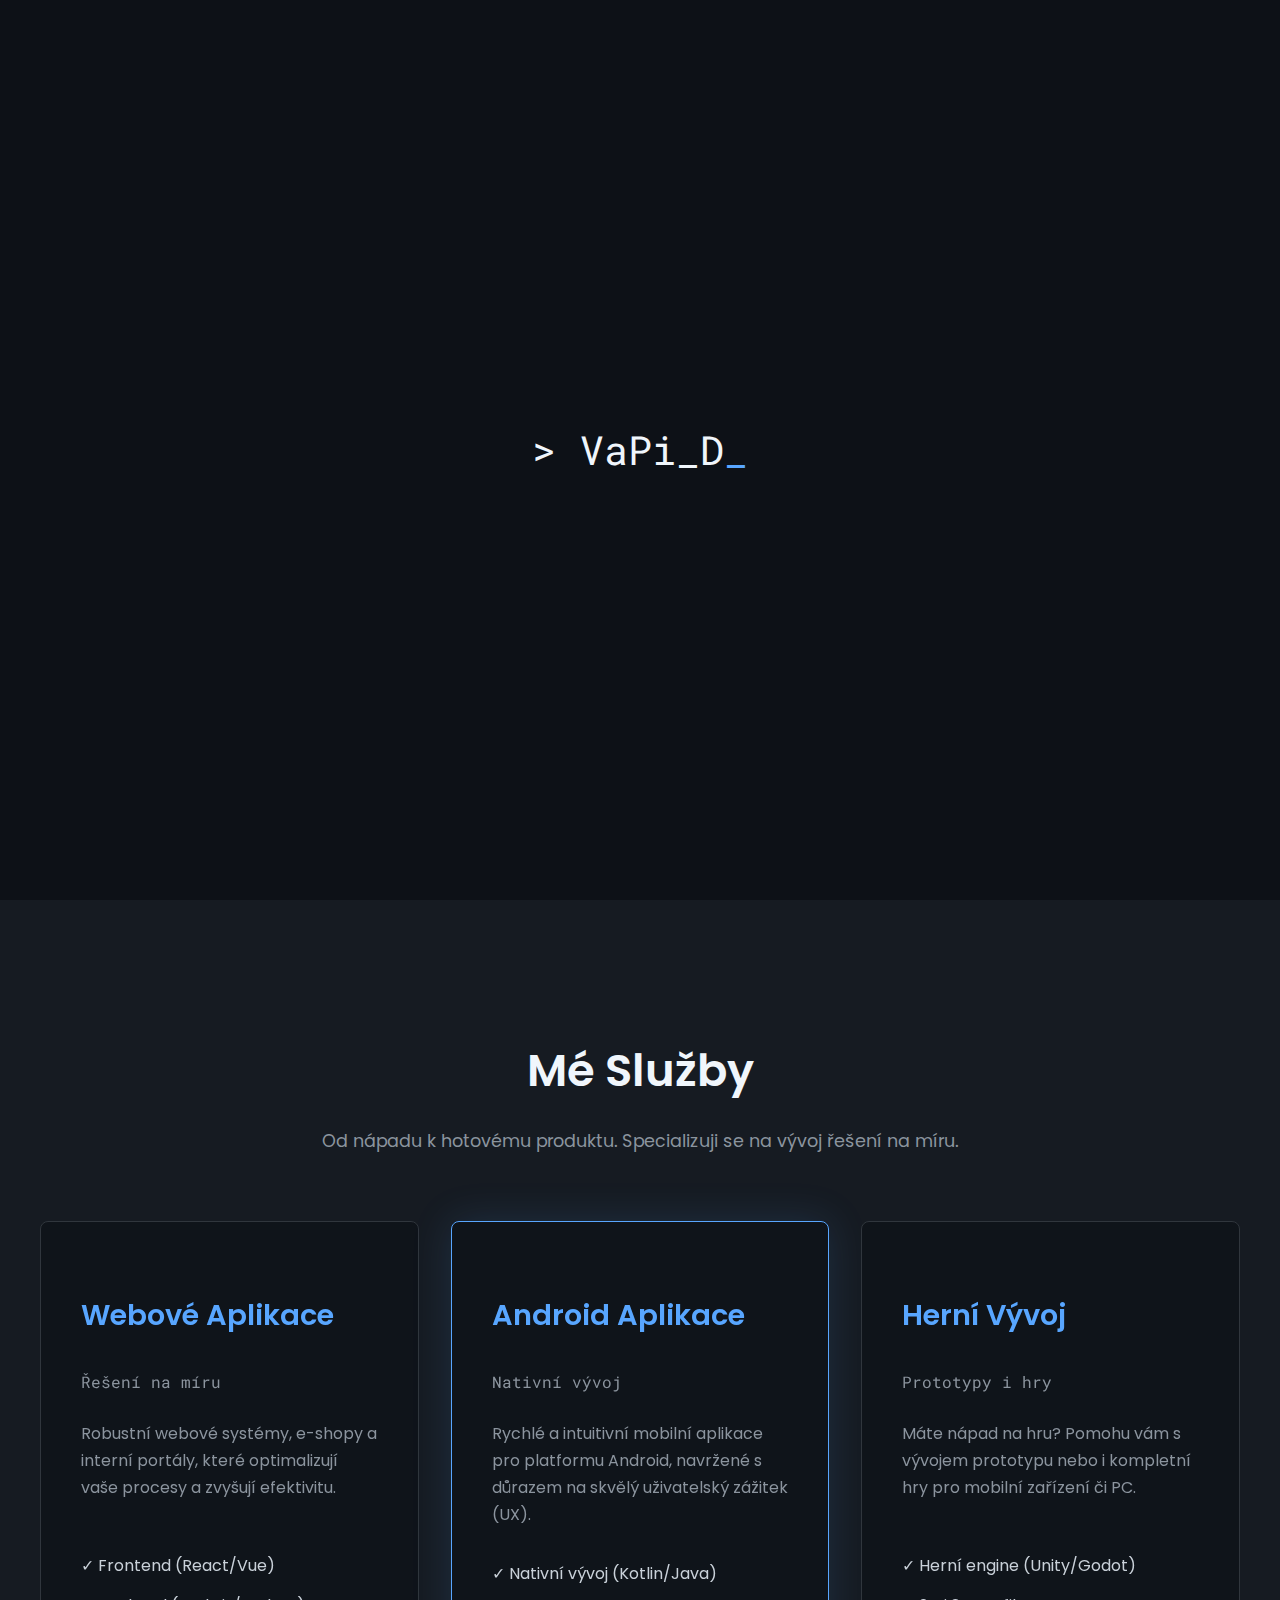
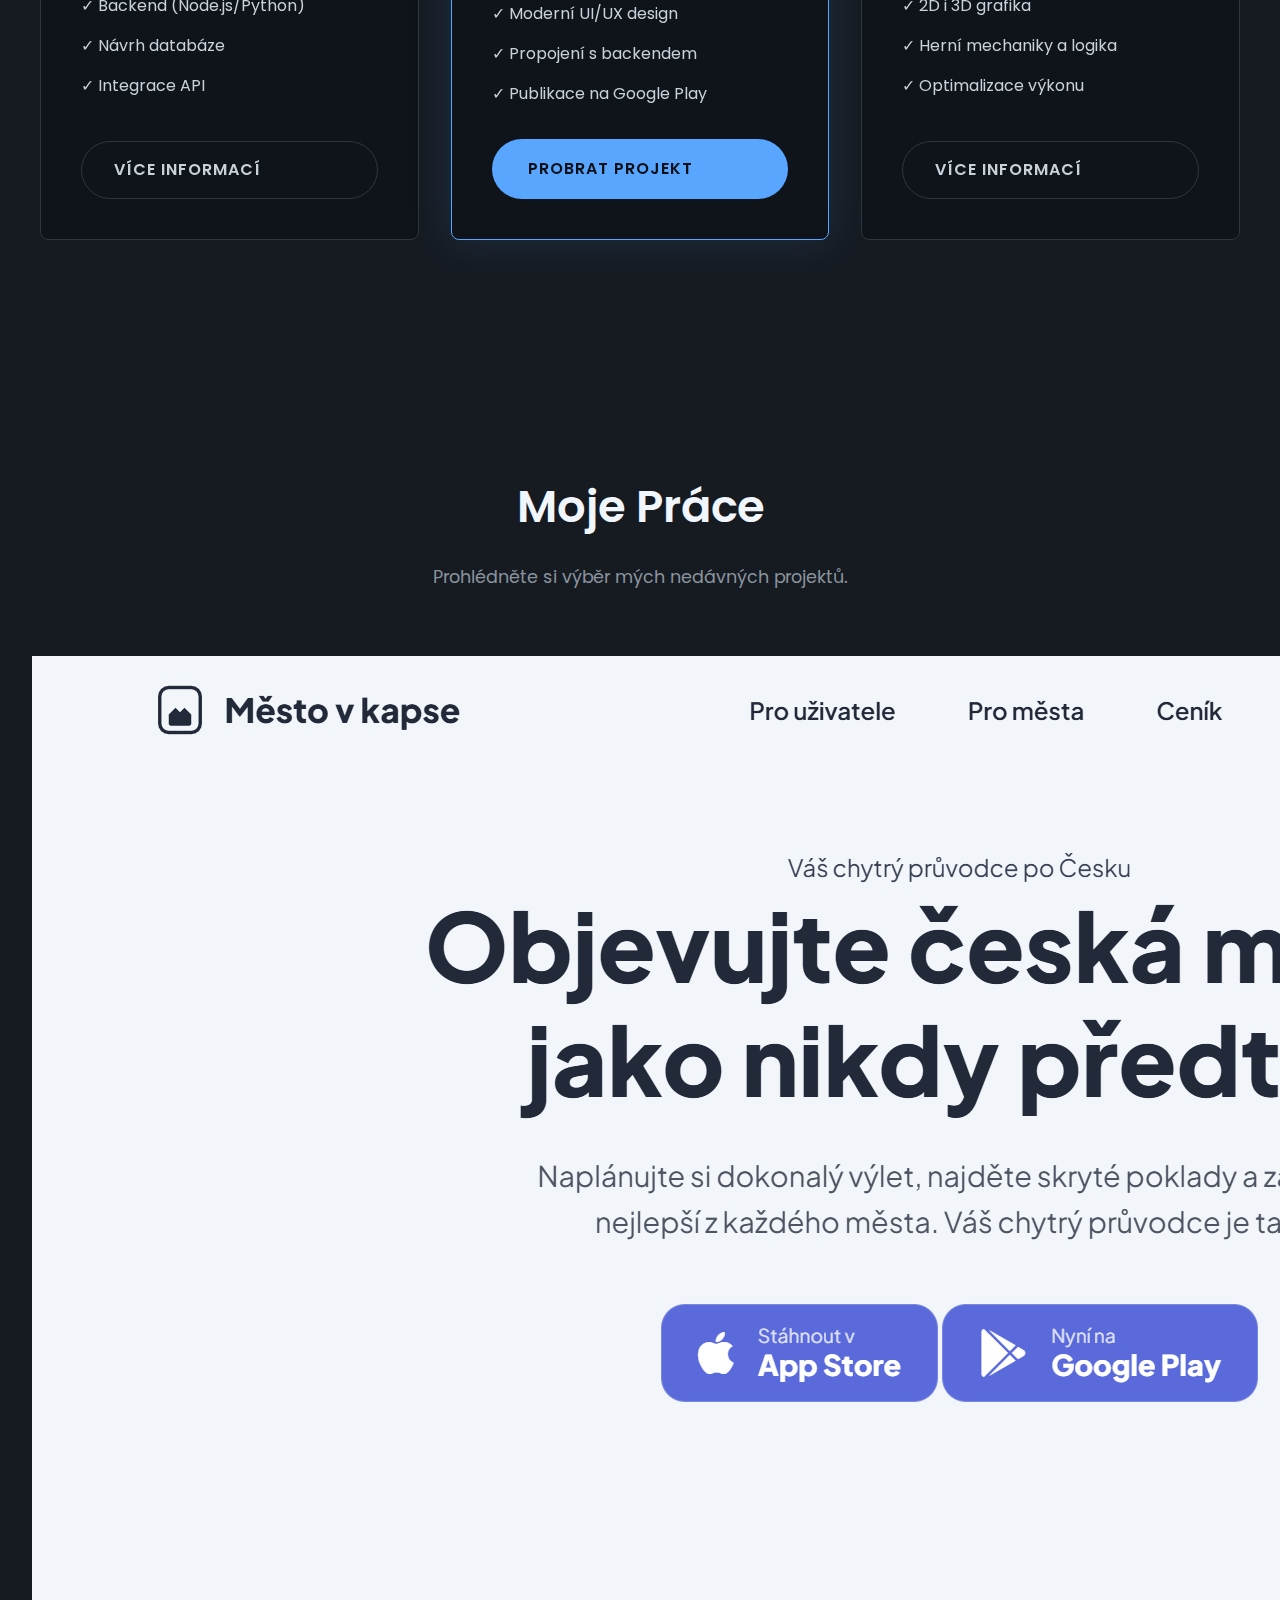
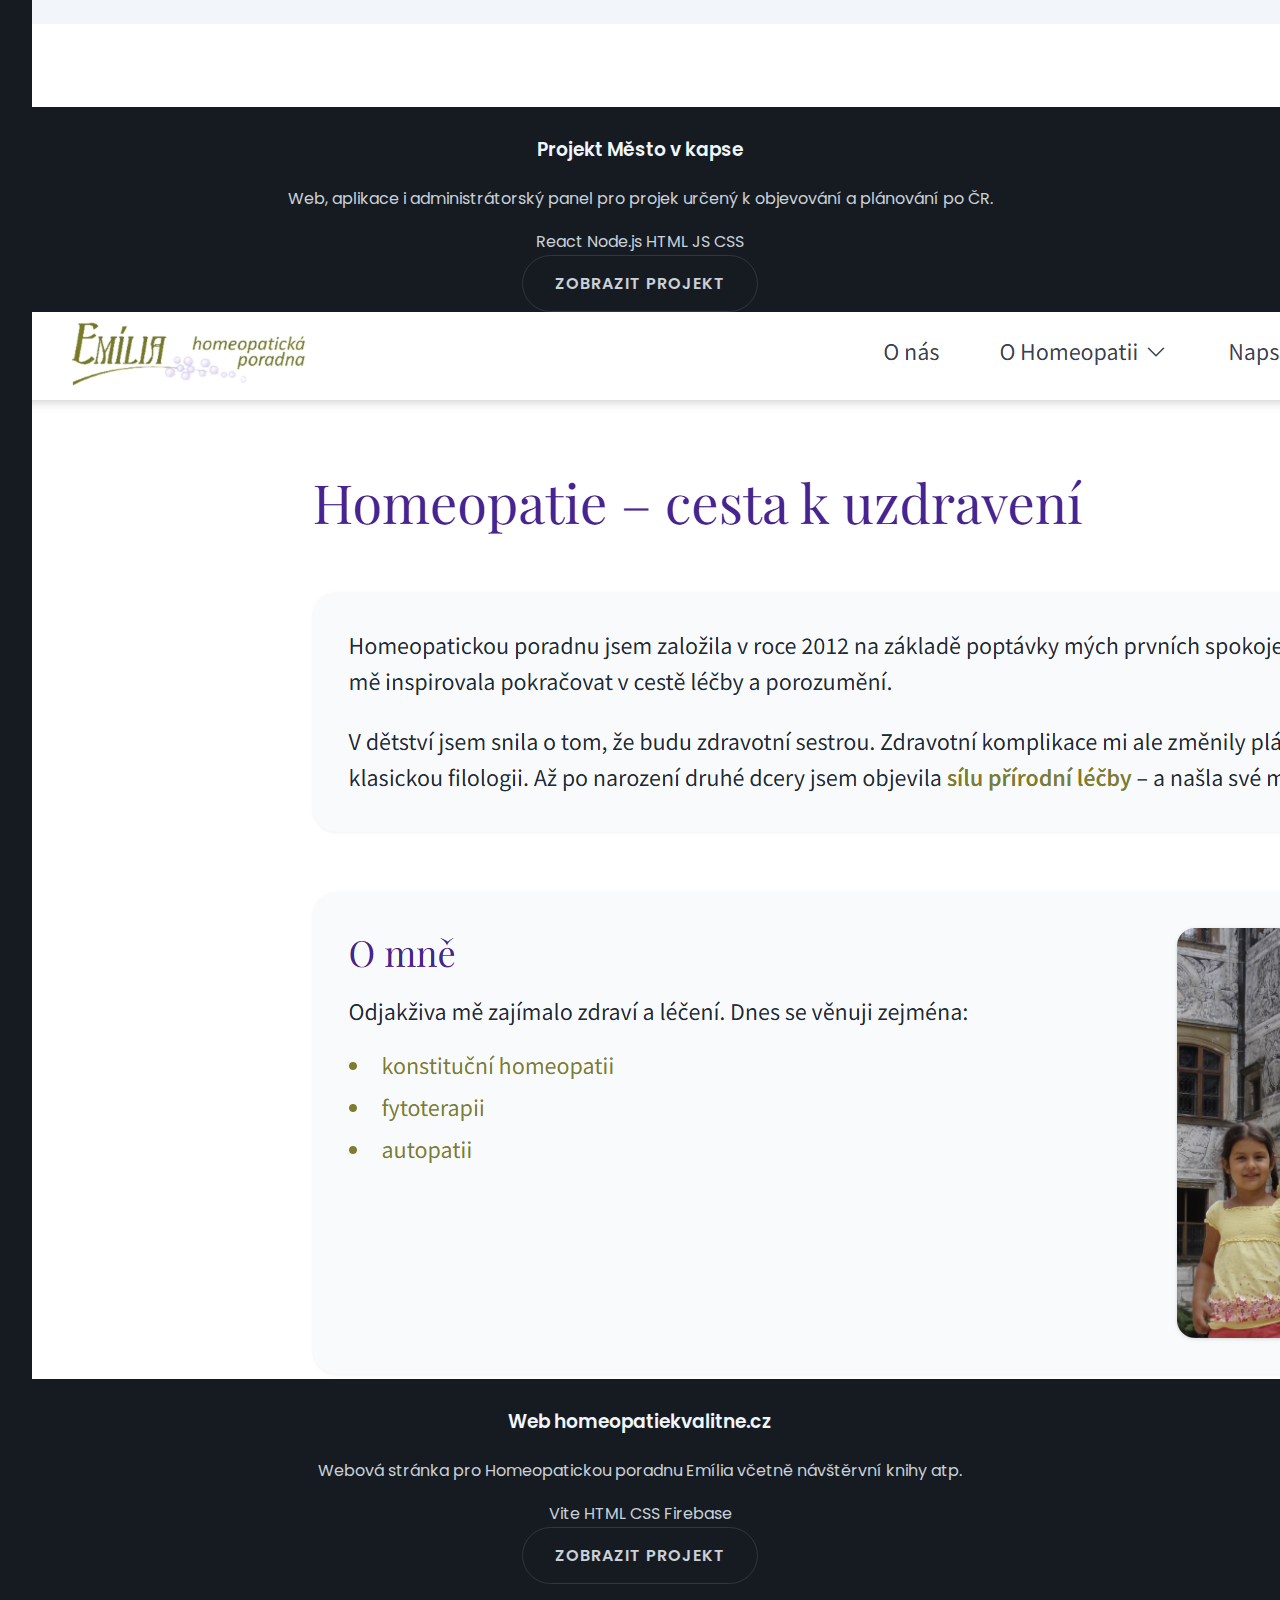
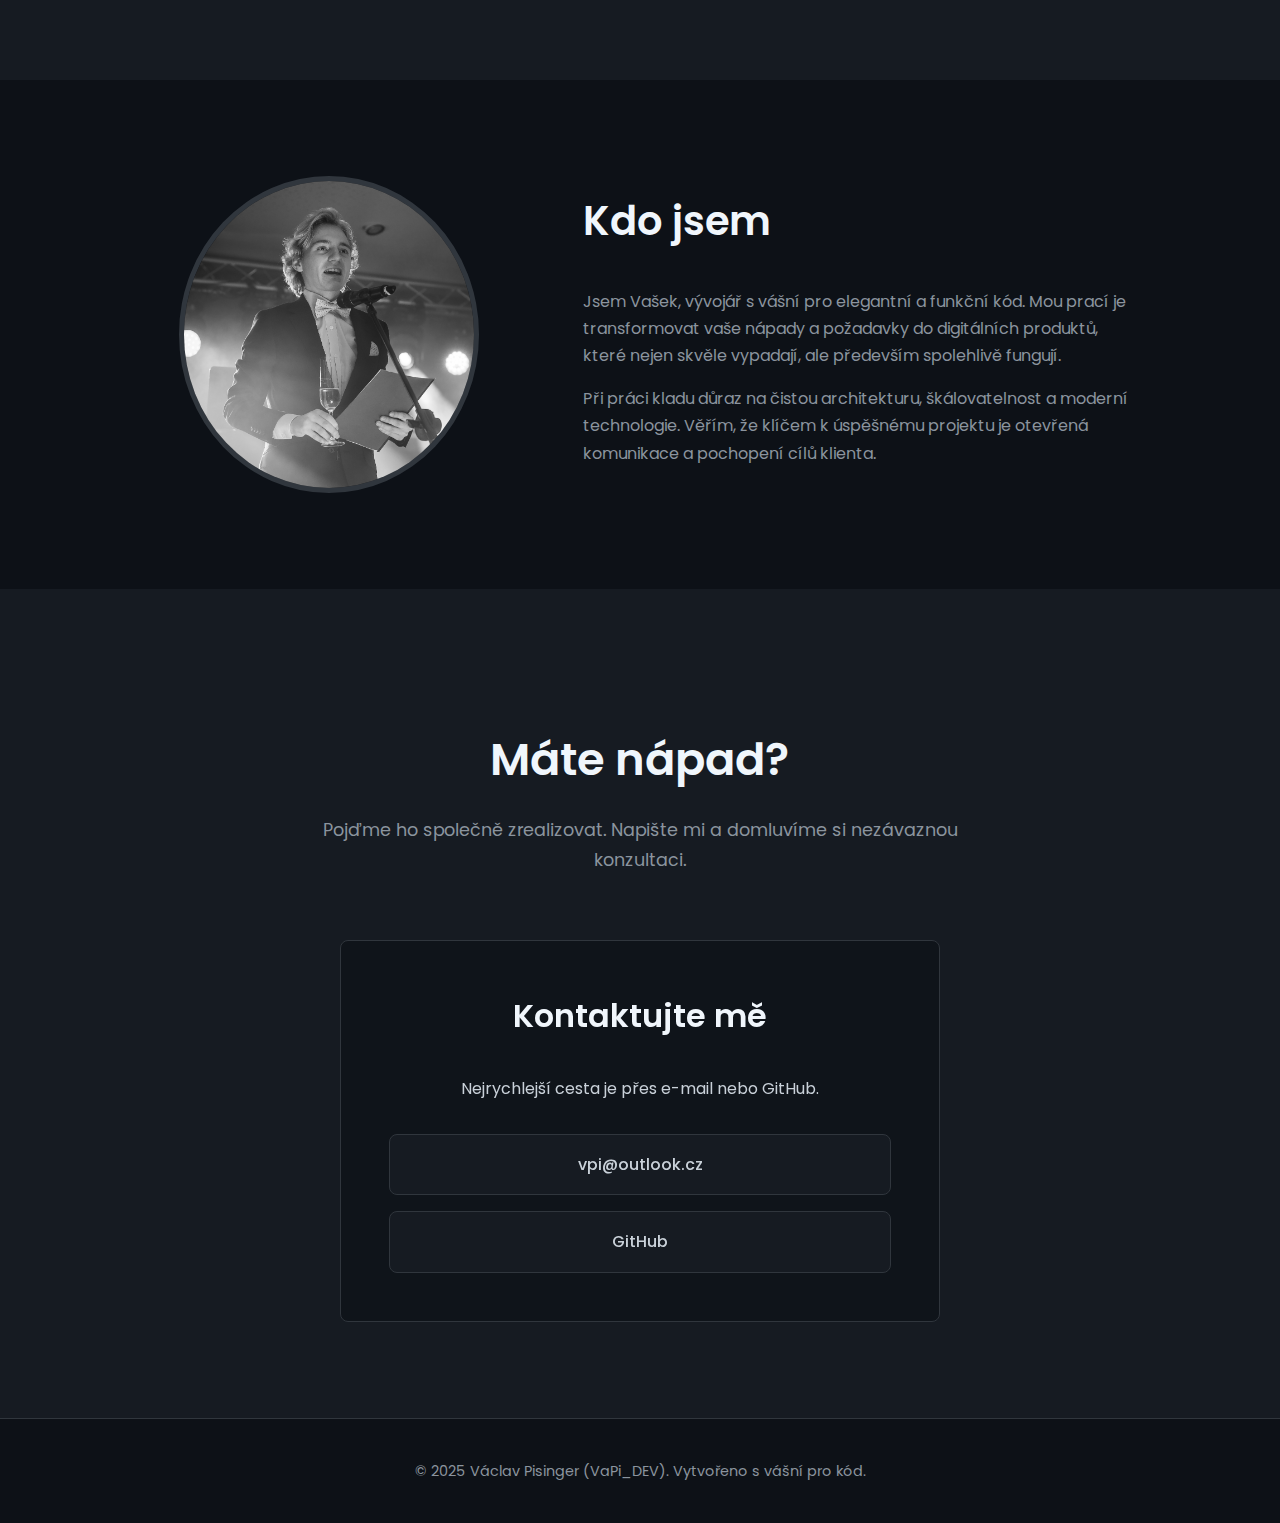
<file: dev/index.html>
<!DOCTYPE html>
<html lang="cs">
<head>
    <meta charset="UTF-8">
    <meta name="viewport" content="width=device-width, initial-scale=1.0">
    <title>Václav Pisinger | Vývoj webových a mobilních aplikací</title>
    <link rel="preconnect" href="https://fonts.googleapis.com">
    <link rel="preconnect" href="https://fonts.gstatic.com" crossorigin>
    <link href="https://fonts.googleapis.com/css2?family=Poppins:wght@300;400;600;700&family=Roboto+Mono:wght@400;700&display=swap" rel="stylesheet">
    <link rel="stylesheet" href="style.css">

    <meta name="description" content="Václav Pisinger (VaPi_DEV) - freelance vývojář z Brandýsa nad Labem. Tvořím moderní webové a Android aplikace s důrazem na funkční design a čistý kód.">
    <meta name="keywords" content="vývojář, programátor, freelance, VaPi_DEV, Václav Pisinger, Brandýs nad Labem, webové aplikace, Android aplikace, vývoj her, Kotlin, Java, React, Vue, Node.js, Python, Unity, Godot">

    <meta property="og:title" content="Václav Pisinger (VaPi_DEV) | Web & App Developer">
    <meta property="og:description" content="Tvořím moderní webové a Android aplikace s důrazem na funkční design a čistý kód.">
    <meta property="og:type" content="website">
    <meta property="og:url" content="https://vaclavpi.github.io/dev/">
    <meta property="og:image" content="https://vaclavpi.github.io/vapi.jpg">
    <meta property="og:image:width" content="1200">
    <meta property="og:image:height" content="630">
    <meta property="og:locale" content="cs_CZ">

    <meta name="twitter:card" content="summary_large_image">
    <meta name="twitter:title" content="Václav Pisinger (VaPi_DEV) | Web & App Developer">
    <meta name="twitter:description" content="Tvořím moderní webové a Android aplikace s důrazem na funkční design a čistý kód.">
    <meta name="twitter:image" content="https://vaclavpi.github.io/vapi.jpg">


</head>
<body>
<div id="preloader">
    <div id="terminal">
        <span id="typewriter"></span><span class="cursor">_</span>
    </div>
</div>
    <nav class="navbar">
        <div class="nav-brand">
            <a href="#">VaPi_DEV</a>
        </div>
        <ul class="nav-links">
            <li><a href="#services">Služby</a></li>
            <li><a href="#portfolio">Moje práce</a></li>
            <li><a href="#about">O mně</a></li>
            <li><a href="#contact">Kontakt</a></li>
        </ul>
    </nav>

    <header class="hero">
        <div class="hero-content">
            <h1 class="hero-title">VÁCLAV PISINGER - VAPI</h1>
            <p class="hero-subtitle">Vytvářím kód, který řeší problémy a posouvá byznys vpřed.</p>
            <a href="#contact" class="cta-button">Nezávazná konzultace</a>
        </div>
        <div class="hero-bg-shapes">
            <div class="shape shape-1"></div>
            <div class="shape shape-2"></div>
            <div class="shape shape-3"></div>
        </div>
    </header>

    <main>
        <section id="services" class="services">
            <div class="section-header">
                <h2>Mé Služby</h2>
                <p>Od nápadu k hotovému produktu. Specializuji se na vývoj řešení na míru.</p>
            </div>
            <div class="pricing-container">
                <div class="pricing-card">
                    <div class="card-content">
                        <h3>Webové Aplikace</h3>
                        <p class="price">Řešení na míru</p>
                        <p class="description">Robustní webové systémy, e-shopy a interní portály, které optimalizují vaše procesy a zvyšují efektivitu.</p>
                        <ul>
                            <li>✓ Frontend (React/Vue)</li>
                            <li>✓ Backend (Node.js/Python)</li>
                            <li>✓ Návrh databáze</li>
                            <li>✓ Integrace API</li>
                        </ul>
                    </div>
                    <a href="#contact" class="cta-button secondary">Více informací</a>
                </div>

                <div class="pricing-card featured">
                    <div class="card-content">
                        <h3>Android Aplikace</h3>
                        <p class="price">Nativní vývoj</p>
                        <p class="description">Rychlé a intuitivní mobilní aplikace pro platformu Android, navržené s důrazem na skvělý uživatelský zážitek (UX).</p>
                        <ul>
                            <li>✓ Nativní vývoj (Kotlin/Java)</li>
                            <li>✓ Moderní UI/UX design</li>
                            <li>✓ Propojení s backendem</li>
                            <li>✓ Publikace na Google Play</li>
                        </ul>
                    </div>
                    <a href="#contact" class="cta-button">Probrat projekt</a>
                </div>

                <div class="pricing-card">
                    <div class="card-content">
                        <h3>Herní Vývoj</h3>
                        <p class="price">Prototypy i hry</p>
                        <p class="description">Máte nápad na hru? Pomohu vám s vývojem prototypu nebo i kompletní hry pro mobilní zařízení či PC.</p>
                        <ul>
                            <li>✓ Herní engine (Unity/Godot)</li>
                            <li>✓ 2D i 3D grafika</li>
                            <li>✓ Herní mechaniky a logika</li>
                            <li>✓ Optimalizace výkonu</li>
                        </ul>
                    </div>
                    <a href="#contact" class="cta-button secondary">Více informací</a>
                </div>
            </div>
        </section>

        <section id="portfolio" class="services"> <div class="section-header">
                <h2>Moje Práce</h2>
                <p>Prohlédněte si výběr mých nedávných projektů.</p>
            </div>
            <div class="portfolio-container">
                
                <div class="portfolio-card">
                    <img src="mvkilu.png" alt="Náhled projektu 1" class="portfolio-image">
                    <div class="portfolio-card-content">
                        <h3>Projekt Město v kapse</h3>
                        <p>Web, aplikace i administrátorský panel pro projek určený k objevování a plánování po ČR.</p>
                        <div class="tags">
                            <span>React</span>
                            <span>Node.js</span>
                            <span>HTML</span>
                            <span>JS</span>
                            <span>CSS</span>
                        </div>
                        <a href="/mestovkapse" target="_blank" class="cta-button secondary">Zobrazit projekt</a>
                    </div>
                </div>

                <div class="portfolio-card">
                    <img src="emiliailu.png" alt="Náhled projektu 2" class="portfolio-image">
                    <div class="portfolio-card-content">
                        <h3>Web homeopatiekvalitne.cz</h3>
                        <p>Webová stránka pro Homeopatickou poradnu Emília včetně návštěrvní knihy atp.</p>
                        <div class="tags">
                            <span>Vite</span>
                            <span>HTML</span>
                            <span>CSS</span>
                            <span>Firebase</span>
                        </div>
                        <a href="https://homeopatiekvalitne.cz/" target="_blank" class="cta-button secondary">Zobrazit projekt</a>
                    </div>
                </div>
            </div>

            </div>
        </section>
        <section id="about" class="about">
            <div class="about-container">
                <div class="about-image">
                    <img src="https://vaclavpi.github.io/vapi.jpg" alt="Fotka Václava Pisingera">
                </div>
                <div class="about-text">
                    <h2>Kdo jsem</h2>
                    <p>Jsem Vašek, vývojář s vášní pro elegantní a funkční kód. Mou prací je transformovat vaše nápady a požadavky do digitálních produktů, které nejen skvěle vypadají, ale především spolehlivě fungují.</p>
                    <p>Při práci kladu důraz na čistou architekturu, škálovatelnost a moderní technologie. Věřím, že klíčem k úspěšnému projektu je otevřená komunikace a pochopení cílů klienta.</p>
                </div>
            </div>
        </section>
        
        <section id="contact" class="contact">
            <div class="section-header">
                <h2>Máte nápad?</h2>
                <p>Pojďme ho společně zrealizovat. Napište mi a domluvíme si nezávaznou konzultaci.</p>
            </div>
            <div class="contact-card">
                <h3>Kontaktujte mě</h3>
                <p>Nejrychlejší cesta je přes e-mail nebo GitHub.</p>
                <div class="contact-info">
                    <a href="mailto:vpi@outlook.cz" class="contact-link">vpi@outlook.cz</a>
                    <a href="https://github.com/vaclavpi" target="_blank" class="contact-link">GitHub</a>
                </div>
            </div>
        </section>
    </main>

    <footer class="footer">
        <p>&copy; 2025 Václav Pisinger (VaPi_DEV). Vytvořeno s vášní pro kód.</p>
    </footer>
<script>
    // Skript pro animaci psacího stroje a skrytí preloaderu
    document.addEventListener('DOMContentLoaded', function() {
        const preloader = document.getElementById('preloader');
        const textElement = document.getElementById('typewriter');
        const textToType = '> VaPi_DEV';
        let i = 0;

        function typeWriter() {
            if (i < textToType.length) {
                textElement.innerHTML += textToType.charAt(i);
                i++;
                // Rychlost psaní v milisekundách
                setTimeout(typeWriter, 120); 
            }
        }

        // Spustíme animaci psaní
        typeWriter();

        // Skryjeme preloader po dokončení animace
        setTimeout(function() {
            preloader.classList.add('hidden');
        }, 3000); // Celková doba zobrazení (musí být delší než animace psaní)
    });
</script>
</body>
</html>
</file>
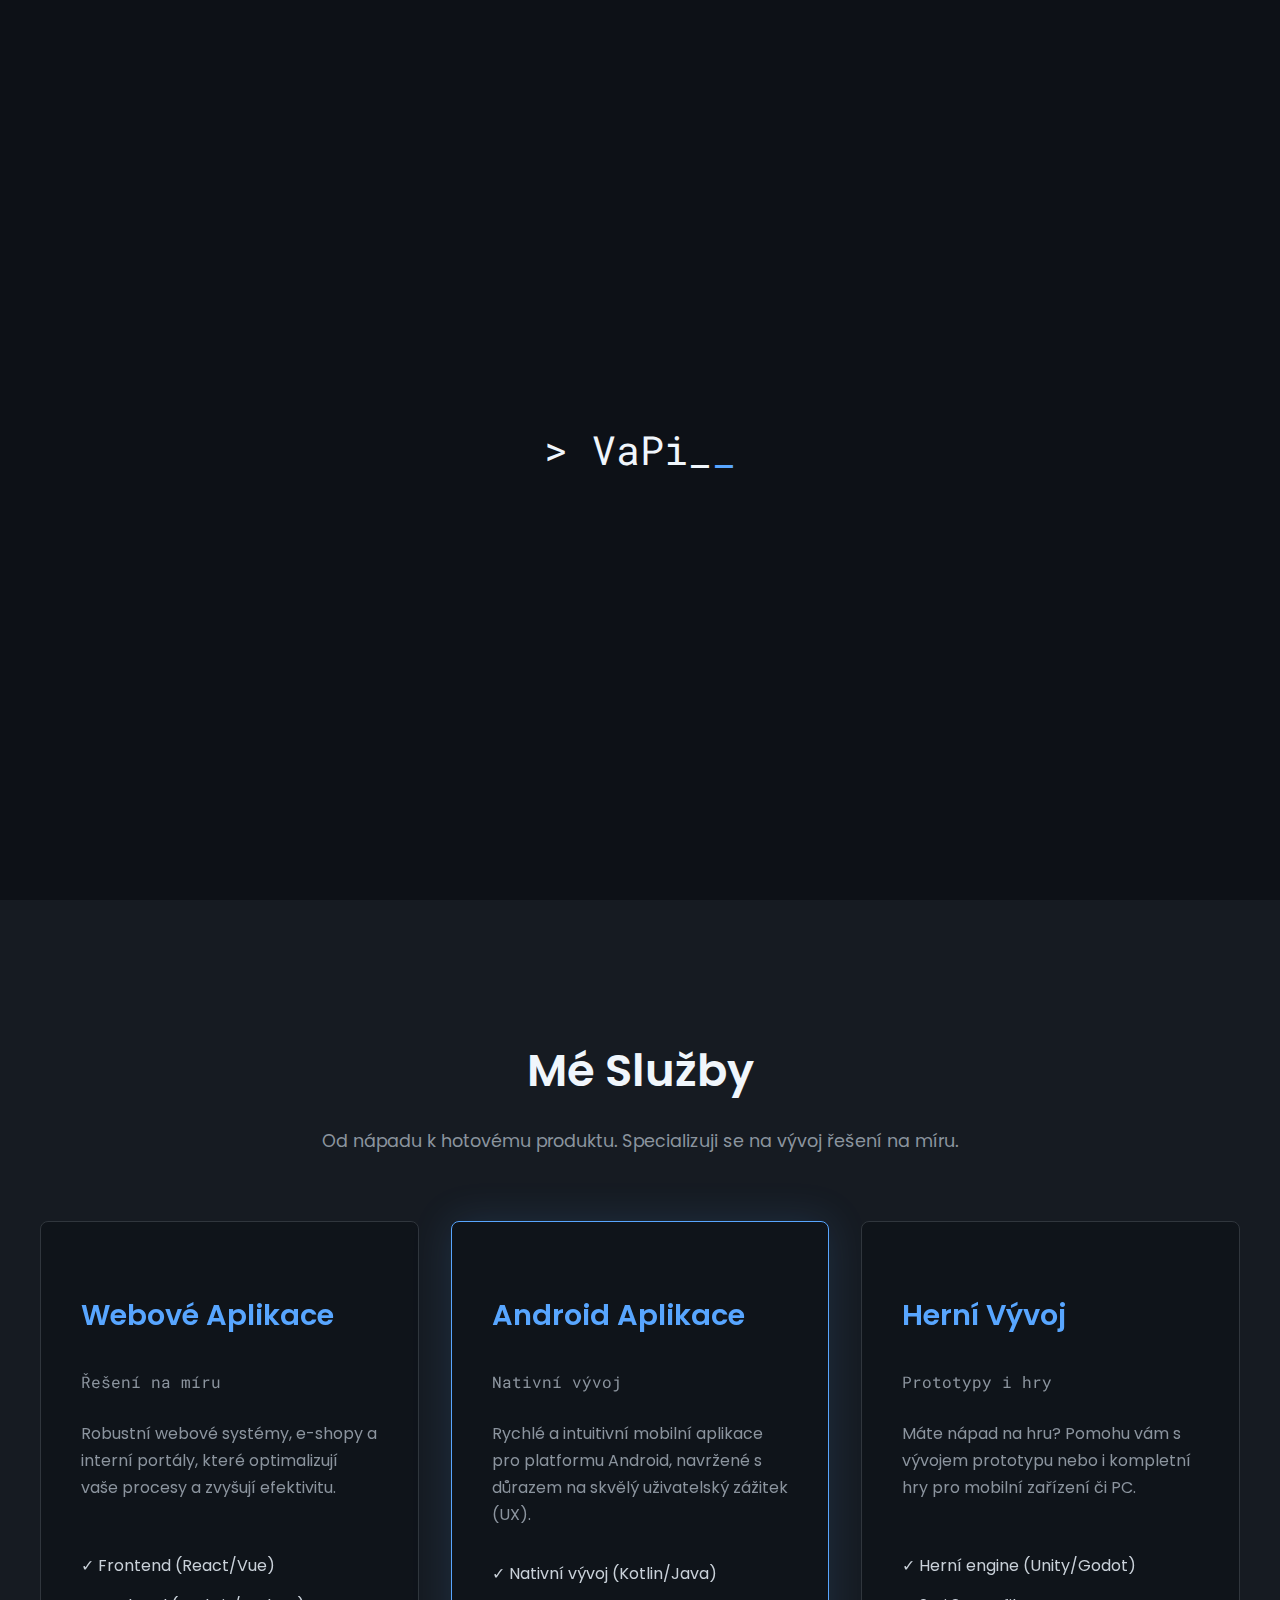
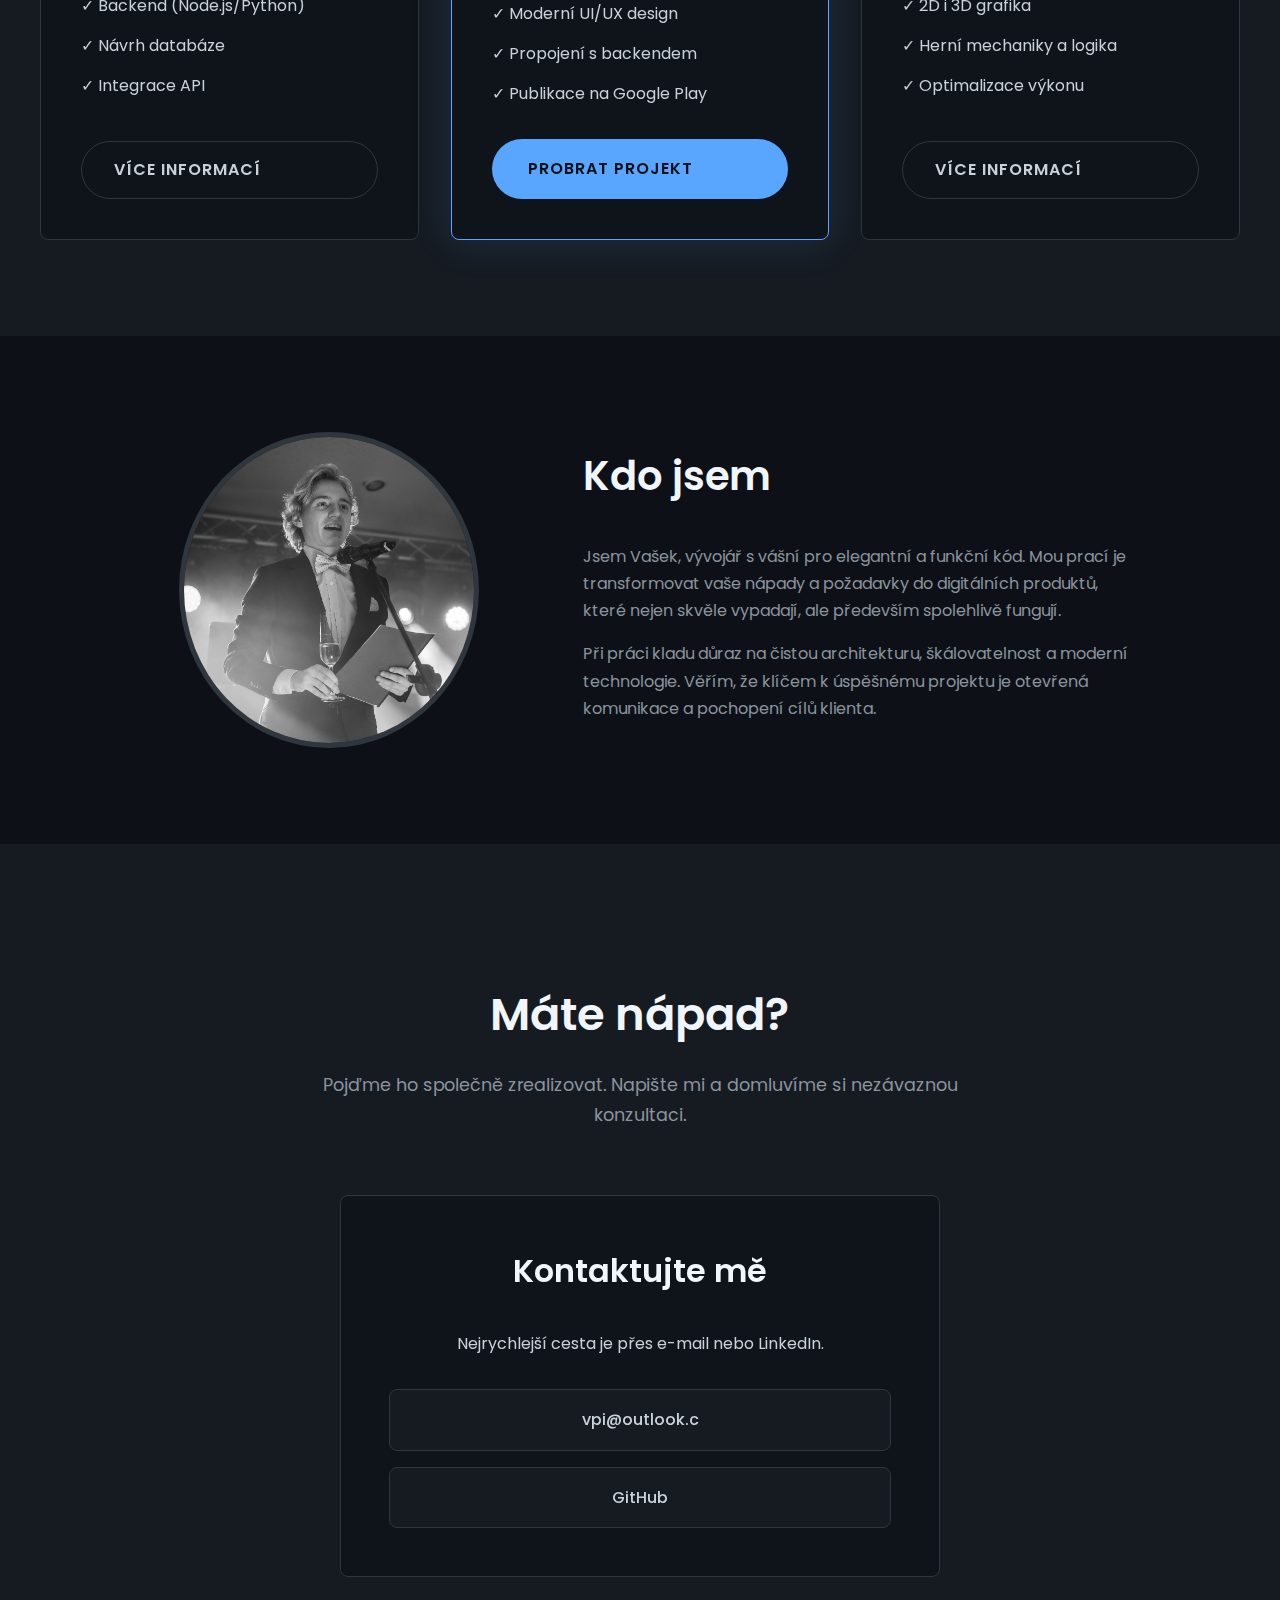
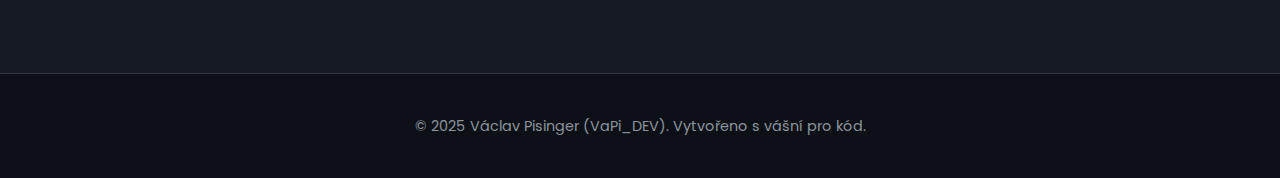
<file: dev/dev/index.html>
<!DOCTYPE html>
<html lang="cs">
<head>
    <meta charset="UTF-8">
    <meta name="viewport" content="width=device-width, initial-scale=1.0">
    <title>Václav Pisinger | Vývoj webových a mobilních aplikací</title>
    <link rel="preconnect" href="https://fonts.googleapis.com">
    <link rel="preconnect" href="https://fonts.gstatic.com" crossorigin>
    <link href="https://fonts.googleapis.com/css2?family=Poppins:wght@300;400;600;700&family=Roboto+Mono:wght@400;700&display=swap" rel="stylesheet">
    <link rel="stylesheet" href="style.css">

    <meta name="description" content="Václav Pisinger (VaPi_DEV) - freelance vývojář z Brandýsa nad Labem. Tvořím moderní webové a Android aplikace s důrazem na funkční design a čistý kód.">
<meta name="keywords" content="vývojář, programátor, freelance, VaPi_DEV, Václav Pisinger, Brandýs nad Labem, webové aplikace, Android aplikace, vývoj her, Kotlin, Java, React, Vue, Node.js, Python, Unity, Godot">

<meta property="og:title" content="Václav Pisinger (VaPi_DEV) | Web & App Developer">
<meta property="og:description" content="Tvořím moderní webové a Android aplikace s důrazem na funkční design a čistý kód.">
<meta property="og:type" content="website">
<meta property="og:url" content="https://vaclavpi.github.io/dev/">
<meta property="og:image" content="https://vaclavpi.github.io/vapi.jpg">
<meta property="og:image:width" content="1200">
<meta property="og:image:height" content="630">
<meta property="og:locale" content="cs_CZ">

<meta name="twitter:card" content="summary_large_image">
<meta name="twitter:title" content="Václav Pisinger (VaPi_DEV) | Web & App Developer">
<meta name="twitter:description" content="Tvořím moderní webové a Android aplikace s důrazem na funkční design a čistý kód.">
<meta name="twitter:image" content="https://vaclavpi.github.io/vapi.jpg">


</head>
<body>
<div id="preloader">
    <div id="terminal">
        <span id="typewriter"></span><span class="cursor">_</span>
    </div>
</div>
    <nav class="navbar">
        <div class="nav-brand">
            <a href="#">VaPi_DEV</a>
        </div>
        <ul class="nav-links">
            <li><a href="#services">Služby</a></li>
            <li><a href="#about">O mně</a></li>
            <li><a href="#contact">Kontakt</a></li>
        </ul>
    </nav>

    <header class="hero">
        <div class="hero-content">
            <h1 class="hero-title">VÁCLAV PISINGER - VAPI</h1>
            <p class="hero-subtitle">Vytvářím kód, který řeší problémy a posouvá byznys vpřed.</p>
            <a href="#contact" class="cta-button">Nezávazná konzultace</a>
        </div>
        <div class="hero-bg-shapes">
            <div class="shape shape-1"></div>
            <div class="shape shape-2"></div>
            <div class="shape shape-3"></div>
        </div>
    </header>

    <main>
        <section id="services" class="services">
            <div class="section-header">
                <h2>Mé Služby</h2>
                <p>Od nápadu k hotovému produktu. Specializuji se na vývoj řešení na míru.</p>
            </div>
            <div class="pricing-container">
                <div class="pricing-card">
                    <div class="card-content">
                        <h3>Webové Aplikace</h3>
                        <p class="price">Řešení na míru</p>
                        <p class="description">Robustní webové systémy, e-shopy a interní portály, které optimalizují vaše procesy a zvyšují efektivitu.</p>
                        <ul>
                            <li>✓ Frontend (React/Vue)</li>
                            <li>✓ Backend (Node.js/Python)</li>
                            <li>✓ Návrh databáze</li>
                            <li>✓ Integrace API</li>
                        </ul>
                    </div>
                    <a href="#contact" class="cta-button secondary">Více informací</a>
                </div>

                <div class="pricing-card featured">
                    <div class="card-content">
                        <h3>Android Aplikace</h3>
                        <p class="price">Nativní vývoj</p>
                        <p class="description">Rychlé a intuitivní mobilní aplikace pro platformu Android, navržené s důrazem na skvělý uživatelský zážitek (UX).</p>
                        <ul>
                            <li>✓ Nativní vývoj (Kotlin/Java)</li>
                            <li>✓ Moderní UI/UX design</li>
                            <li>✓ Propojení s backendem</li>
                            <li>✓ Publikace na Google Play</li>
                        </ul>
                    </div>
                    <a href="#contact" class="cta-button">Probrat projekt</a>
                </div>

                <div class="pricing-card">
                    <div class="card-content">
                        <h3>Herní Vývoj</h3>
                        <p class="price">Prototypy i hry</p>
                        <p class="description">Máte nápad na hru? Pomohu vám s vývojem prototypu nebo i kompletní hry pro mobilní zařízení či PC.</p>
                        <ul>
                            <li>✓ Herní engine (Unity/Godot)</li>
                            <li>✓ 2D i 3D grafika</li>
                            <li>✓ Herní mechaniky a logika</li>
                            <li>✓ Optimalizace výkonu</li>
                        </ul>
                    </div>
                    <a href="#contact" class="cta-button secondary">Více informací</a>
                </div>
            </div>
        </section>

        <section id="about" class="about">
            <div class="about-container">
                <div class="about-image">
                    <img src="https://vaclavpi.github.io/vapi.jpg" alt="Fotka Václava Pisingera">
                </div>
                <div class="about-text">
                    <h2>Kdo jsem</h2>
                    <p>Jsem Vašek, vývojář s vášní pro elegantní a funkční kód. Mou prací je transformovat vaše nápady a požadavky do digitálních produktů, které nejen skvěle vypadají, ale především spolehlivě fungují.</p>
                    <p>Při práci kladu důraz na čistou architekturu, škálovatelnost a moderní technologie. Věřím, že klíčem k úspěšnému projektu je otevřená komunikace a pochopení cílů klienta.</p>
                </div>
            </div>
        </section>
        
        <section id="contact" class="contact">
            <div class="section-header">
                <h2>Máte nápad?</h2>
                <p>Pojďme ho společně zrealizovat. Napište mi a domluvíme si nezávaznou konzultaci.</p>
            </div>
            <div class="contact-card">
                <h3>Kontaktujte mě</h3>
                <p>Nejrychlejší cesta je přes e-mail nebo LinkedIn.</p>
                <div class="contact-info">
                    <a href="mailto:vpi@outlook.cz" class="contact-link">vpi@outlook.c</a>
                    <a href="https://github.com/vaclavpi" target="_blank" class="contact-link">GitHub</a>
                </div>
            </div>
        </section>
    </main>

    <footer class="footer">
        <p>&copy; 2025 Václav Pisinger (VaPi_DEV). Vytvořeno s vášní pro kód.</p>
    </footer>
<script>
    // Skript pro animaci psacího stroje a skrytí preloaderu
    document.addEventListener('DOMContentLoaded', function() {
        const preloader = document.getElementById('preloader');
        const textElement = document.getElementById('typewriter');
        const textToType = '> VaPi_DEV';
        let i = 0;

        function typeWriter() {
            if (i < textToType.length) {
                textElement.innerHTML += textToType.charAt(i);
                i++;
                // Rychlost psaní v milisekundách
                setTimeout(typeWriter, 120); 
            }
        }

        // Spustíme animaci psaní
        typeWriter();

        // Skryjeme preloader po dokončení animace
        setTimeout(function() {
            preloader.classList.add('hidden');
        }, 3000); // Celková doba zobrazení (musí být delší než animace psaní)
    });
</script>
</body>
</html>
</file>
<file: dev/style.css>
/* --- STYLY PRO HACKER ANIMACI (PRELOADER) --- */

#preloader {
    position: fixed;
    top: 0;
    left: 0;
    width: 100%;
    height: 100vh;
    /* Použije tmavé pozadí z tvého DEV webu */
    background-color: #0d1117; 
    z-index: 9999;
    display: flex;
    justify-content: center;
    align-items: center;
    transition: opacity 0.6s ease-out, visibility 0.6s ease-out;
    transition-delay: 0.5s; /* Malá prodleva před zmizením */
}

#preloader.hidden {
    opacity: 0;
    visibility: hidden;
    pointer-events: none;
}

#terminal {
    font-family: var(--font-mono), monospace; /* Použijeme monospace písmo */
    font-size: clamp(1.5rem, 5vw, 2.5rem); /* Responzivní velikost písma */
    color: #f0f6fc; /* Světlá barva textu */
}

.cursor {
    display: inline-block;
    color: var(--accent-color); /* Modrá barva kurzoru */
    animation: blink 1s step-end infinite;
}

/* Klíčová animace pro blikání kurzoru */
@keyframes blink {
    from, to {
        opacity: 1;
    }
    50% {
        opacity: 0;
    }
}

/* NOVÝ DIZAJN: Tmavý, moderný, "glassmorphism" */

:root {
    /* Tmavomodrá monochromatická paleta */
    --bg-color: #0d1117; /* Tmavé pozadie (ako GitHub) */
    --primary-color: #161b22; /* Odtieň pre hlavné sekcie */
    --border-color: #30363d; /* Farba pre okraje a oddeľovače */
    --text-color: #c9d1d9; /* Svetlejší text pre čitateľnosť */
    --text-color-darker: #8b949e; /* Tmavší text pre popisy */
    --accent-color: #58a6ff; /* Žiarivá modrá pre akcenty */
    --accent-color-hover: #1f6feb; /* Tmavšia modrá pre hover efekty */
    
    --font-family: 'Poppins', sans-serif;
    --font-mono: 'Roboto Mono', monospace;
    --border-radius: 8px;
    --nav-height: 70px;
}

/* Reset a základné nastavenie */
*, *::before, *::after { box-sizing: border-box; }
html { scroll-behavior: smooth; scroll-padding-top: var(--nav-height); }

body {
    font-family: var(--font-family);
    margin: 0;
    padding: 0;
    background-color: var(--bg-color);
    color: var(--text-color);
    line-height: 1.7;
    font-weight: 400;
    -webkit-font-smoothing: antialiased;
}

h1, h2, h3, h4 {
    font-weight: 600;
    color: #f0f6fc; /* Takmer biela pre hlavné nadpisy */
}

section { padding: 6rem 2rem; text-align: center; }
.section-header { max-width: 700px; margin: 0 auto 4rem auto; }
.section-header h2 { font-size: 2.8rem; margin-bottom: 1rem; }
.section-header p { font-size: 1.1rem; color: var(--text-color-darker); }

/* Navigácia */
.navbar {
    display: flex;
    justify-content: space-between;
    align-items: center;
    height: var(--nav-height);
    padding: 0 2rem;
    background-color: rgba(13, 17, 23, 0.8);
    backdrop-filter: blur(10px);
    position: fixed;
    top: 0;
    left: 0;
    width: 100%;
    z-index: 1000;
    border-bottom: 1px solid var(--border-color);
}
.nav-brand a {
    font-weight: 700;
    font-size: 1.5rem;
    color: #f0f6fc;
    text-decoration: none;
    font-family: var(--font-mono);
}
.nav-links { display: flex; gap: 2rem; list-style: none; margin: 0; padding: 0; }
.nav-links a {
    text-decoration: none;
    font-weight: 500;
    font-size: 1rem;
    color: var(--text-color);
    transition: color 0.3s;
}
.nav-links a:hover { color: var(--accent-color); }

/* Hero sekcia */
.hero {
    min-height: 100vh;
    display: flex;
    justify-content: center;
    align-items: center;
    color: white;
    position: relative;
    padding: var(--nav-height) 2rem 4rem;
    background-color: var(--bg-color);
    overflow: hidden;
}
.hero-content { z-index: 2; text-align: center; max-width: 800px; }
.hero-title {
    font-size: clamp(2.5rem, 6vw, 4rem);
    font-weight: 700;
    color: white;
    letter-spacing: 0.05em;
    text-transform: uppercase;
    animation: fadeInDown 1s ease-out;
}
.hero-subtitle {
    font-size: 1.25rem;
    color: var(--text-color-darker);
    margin: 1.5rem 0 2.5rem;
    animation: fadeInUp 1s ease-out 0.3s;
    animation-fill-mode: both;
}
.cta-button {
    background-color: var(--accent-color);
    color: #0d1117;
    font-weight: 600;
    padding: 16px 36px;
    border-radius: 50px;
    text-transform: uppercase;
    letter-spacing: 1px;
    transition: all 0.3s ease;
    display: inline-block;
    border: none;
    text-decoration: none;
    animation: fadeInUp 1s ease-out 0.6s;
    animation-fill-mode: both;
}
.cta-button:hover {
    background-color: var(--accent-color-hover);
    transform: translateY(-5px);
    box-shadow: 0 10px 20px rgba(88, 166, 255, 0.2);
}

/* Abstraktné tvary v pozadí Hero sekcie */
.hero-bg-shapes { position: absolute; top: 0; left: 0; width: 100%; height: 100%; z-index: 1; }
.shape {
    position: absolute;
    border-radius: 50%;
    background: radial-gradient(circle, var(--accent-color), transparent 60%);
    opacity: 0.1;
    animation: pulse 10s infinite ease-in-out;
}
.shape-1 { width: 400px; height: 400px; top: 10%; left: 15%; animation-delay: 0s; }
.shape-2 { width: 300px; height: 300px; bottom: 15%; right: 10%; animation-delay: 2s; }
.shape-3 { width: 200px; height: 200px; top: 25%; right: 25%; animation-delay: 4s; }

/* Služby */
.services { background-color: var(--primary-color); }
.pricing-container {
    display: grid;
    grid-template-columns: repeat(auto-fit, minmax(320px, 1fr));
    gap: 2rem;
    max-width: 1200px;
    margin: 0 auto;
}
.pricing-card {
    background-color: rgba(13, 17, 23, 0.7); /* Priesvitné pozadie */
    backdrop-filter: blur(10px);
    border: 1px solid var(--border-color);
    border-radius: var(--border-radius);
    padding: 2.5rem;
    text-align: left;
    transition: all 0.3s ease;
    display: flex;
    flex-direction: column;
}
.pricing-card:hover {
    transform: translateY(-10px);
    border-color: var(--accent-color);
    box-shadow: 0 0 30px rgba(88, 166, 255, 0.1);
}
.pricing-card.featured {
    border-color: var(--accent-color);
    box-shadow: 0 0 40px rgba(88, 166, 255, 0.15);
}
.card-content { flex-grow: 1; }
.pricing-card h3 { font-size: 1.8rem; color: var(--accent-color); }
.price { font-size: 1rem; font-weight: 400; color: var(--text-color-darker); margin: 0.5rem 0 1.5rem; font-family: var(--font-mono); }
.description { color: var(--text-color-darker); font-size: 1rem; min-height: 100px; }
.pricing-card ul { list-style: none; padding: 0; margin: 2rem 0; }
.pricing-card li { margin-bottom: 0.8rem; color: var(--text-color); }
.cta-button.secondary {
    background-color: transparent;
    border: 1px solid var(--border-color);
    color: var(--text-color);
    padding: 14px 32px;
}
.cta-button.secondary:hover {
    background-color: var(--accent-color);
    border-color: var(--accent-color);
    color: #0d1117;
}

/* O mně */
.about { background-color: var(--bg-color); }
.about-container {
    display: flex; align-items: center; justify-content: center; flex-wrap: wrap;
    gap: 4rem; max-width: 1000px; margin: 0 auto; text-align: left;
}
.about-image { flex: 1 1 300px; }
.about-image img { border-radius: 50%; width: 100%; max-width: 300px; margin: 0 auto; display: block; border: 5px solid var(--border-color); }
.about-text { flex: 2 1 400px; }
.about-text h2 { font-size: 2.5rem; margin-top: 0; }
.about-text p { color: var(--text-color-darker); }

/* Kontakt */
.contact { background-color: var(--primary-color); }
.contact-card {
    max-width: 600px;
    margin: 0 auto;
    background-color: rgba(13, 17, 23, 0.7);
    backdrop-filter: blur(10px);
    border: 1px solid var(--border-color);
    padding: 3rem;
    border-radius: var(--border-radius);
}
.contact-card h3 { font-size: 2rem; margin-top: 0; }
.contact-info { margin-top: 2rem; display: flex; flex-direction: column; gap: 1rem; }
.contact-link {
    background-color: var(--primary-color);
    border: 1px solid var(--border-color);
    padding: 1rem;
    border-radius: var(--border-radius);
    color: var(--text-color);
    text-decoration: none;
    transition: all 0.3s ease;
    font-weight: 500;
}
.contact-link:hover {
    background-color: var(--accent-color);
    color: #0d1117;
    border-color: var(--accent-color);
}

/* Patička */
.footer { background-color: #0d1117; color: var(--text-color-darker); text-align: center; padding: 2.5rem; font-size: 0.9rem; border-top: 1px solid var(--border-color); }
.footer p { margin: 0; }

/* Animácie */
@keyframes fadeInDown { from { opacity: 0; transform: translateY(-20px); } to { opacity: 1; transform: translateY(0); } }
@keyframes fadeInUp { from { opacity: 0; transform: translateY(20px); } to { opacity: 1; transform: translateY(0); } }
@keyframes pulse {
    0% { transform: scale(0.95); opacity: 0.1; }
    50% { transform: scale(1.05); opacity: 0.2; }
    100% { transform: scale(0.95); opacity: 0.1; }
}

/* Responzivita */
@media (max-width: 768px) {
    .nav-links { display: none; }
    section { padding: 4rem 1rem; }
    .hero { min-height: 80vh; }
}
</file>
<file: dev/dev/style.css>
/* --- STYLY PRO HACKER ANIMACI (PRELOADER) --- */

#preloader {
    position: fixed;
    top: 0;
    left: 0;
    width: 100%;
    height: 100vh;
    /* Použije tmavé pozadí z tvého DEV webu */
    background-color: #0d1117; 
    z-index: 9999;
    display: flex;
    justify-content: center;
    align-items: center;
    transition: opacity 0.6s ease-out, visibility 0.6s ease-out;
    transition-delay: 0.5s; /* Malá prodleva před zmizením */
}

#preloader.hidden {
    opacity: 0;
    visibility: hidden;
    pointer-events: none;
}

#terminal {
    font-family: var(--font-mono), monospace; /* Použijeme monospace písmo */
    font-size: clamp(1.5rem, 5vw, 2.5rem); /* Responzivní velikost písma */
    color: #f0f6fc; /* Světlá barva textu */
}

.cursor {
    display: inline-block;
    color: var(--accent-color); /* Modrá barva kurzoru */
    animation: blink 1s step-end infinite;
}

/* Klíčová animace pro blikání kurzoru */
@keyframes blink {
    from, to {
        opacity: 1;
    }
    50% {
        opacity: 0;
    }
}

/* NOVÝ DIZAJN: Tmavý, moderný, "glassmorphism" */

:root {
    /* Tmavomodrá monochromatická paleta */
    --bg-color: #0d1117; /* Tmavé pozadie (ako GitHub) */
    --primary-color: #161b22; /* Odtieň pre hlavné sekcie */
    --border-color: #30363d; /* Farba pre okraje a oddeľovače */
    --text-color: #c9d1d9; /* Svetlejší text pre čitateľnosť */
    --text-color-darker: #8b949e; /* Tmavší text pre popisy */
    --accent-color: #58a6ff; /* Žiarivá modrá pre akcenty */
    --accent-color-hover: #1f6feb; /* Tmavšia modrá pre hover efekty */
    
    --font-family: 'Poppins', sans-serif;
    --font-mono: 'Roboto Mono', monospace;
    --border-radius: 8px;
    --nav-height: 70px;
}

/* Reset a základné nastavenie */
*, *::before, *::after { box-sizing: border-box; }
html { scroll-behavior: smooth; scroll-padding-top: var(--nav-height); }

body {
    font-family: var(--font-family);
    margin: 0;
    padding: 0;
    background-color: var(--bg-color);
    color: var(--text-color);
    line-height: 1.7;
    font-weight: 400;
    -webkit-font-smoothing: antialiased;
}

h1, h2, h3, h4 {
    font-weight: 600;
    color: #f0f6fc; /* Takmer biela pre hlavné nadpisy */
}

section { padding: 6rem 2rem; text-align: center; }
.section-header { max-width: 700px; margin: 0 auto 4rem auto; }
.section-header h2 { font-size: 2.8rem; margin-bottom: 1rem; }
.section-header p { font-size: 1.1rem; color: var(--text-color-darker); }

/* Navigácia */
.navbar {
    display: flex;
    justify-content: space-between;
    align-items: center;
    height: var(--nav-height);
    padding: 0 2rem;
    background-color: rgba(13, 17, 23, 0.8);
    backdrop-filter: blur(10px);
    position: fixed;
    top: 0;
    left: 0;
    width: 100%;
    z-index: 1000;
    border-bottom: 1px solid var(--border-color);
}
.nav-brand a {
    font-weight: 700;
    font-size: 1.5rem;
    color: #f0f6fc;
    text-decoration: none;
    font-family: var(--font-mono);
}
.nav-links { display: flex; gap: 2rem; list-style: none; margin: 0; padding: 0; }
.nav-links a {
    text-decoration: none;
    font-weight: 500;
    font-size: 1rem;
    color: var(--text-color);
    transition: color 0.3s;
}
.nav-links a:hover { color: var(--accent-color); }

/* Hero sekcia */
.hero {
    min-height: 100vh;
    display: flex;
    justify-content: center;
    align-items: center;
    color: white;
    position: relative;
    padding: var(--nav-height) 2rem 4rem;
    background-color: var(--bg-color);
    overflow: hidden;
}
.hero-content { z-index: 2; text-align: center; max-width: 800px; }
.hero-title {
    font-size: clamp(2.5rem, 6vw, 4rem);
    font-weight: 700;
    color: white;
    letter-spacing: 0.05em;
    text-transform: uppercase;
    animation: fadeInDown 1s ease-out;
}
.hero-subtitle {
    font-size: 1.25rem;
    color: var(--text-color-darker);
    margin: 1.5rem 0 2.5rem;
    animation: fadeInUp 1s ease-out 0.3s;
    animation-fill-mode: both;
}
.cta-button {
    background-color: var(--accent-color);
    color: #0d1117;
    font-weight: 600;
    padding: 16px 36px;
    border-radius: 50px;
    text-transform: uppercase;
    letter-spacing: 1px;
    transition: all 0.3s ease;
    display: inline-block;
    border: none;
    text-decoration: none;
    animation: fadeInUp 1s ease-out 0.6s;
    animation-fill-mode: both;
}
.cta-button:hover {
    background-color: var(--accent-color-hover);
    transform: translateY(-5px);
    box-shadow: 0 10px 20px rgba(88, 166, 255, 0.2);
}

/* Abstraktné tvary v pozadí Hero sekcie */
.hero-bg-shapes { position: absolute; top: 0; left: 0; width: 100%; height: 100%; z-index: 1; }
.shape {
    position: absolute;
    border-radius: 50%;
    background: radial-gradient(circle, var(--accent-color), transparent 60%);
    opacity: 0.1;
    animation: pulse 10s infinite ease-in-out;
}
.shape-1 { width: 400px; height: 400px; top: 10%; left: 15%; animation-delay: 0s; }
.shape-2 { width: 300px; height: 300px; bottom: 15%; right: 10%; animation-delay: 2s; }
.shape-3 { width: 200px; height: 200px; top: 25%; right: 25%; animation-delay: 4s; }

/* Služby */
.services { background-color: var(--primary-color); }
.pricing-container {
    display: grid;
    grid-template-columns: repeat(auto-fit, minmax(320px, 1fr));
    gap: 2rem;
    max-width: 1200px;
    margin: 0 auto;
}
.pricing-card {
    background-color: rgba(13, 17, 23, 0.7); /* Priesvitné pozadie */
    backdrop-filter: blur(10px);
    border: 1px solid var(--border-color);
    border-radius: var(--border-radius);
    padding: 2.5rem;
    text-align: left;
    transition: all 0.3s ease;
    display: flex;
    flex-direction: column;
}
.pricing-card:hover {
    transform: translateY(-10px);
    border-color: var(--accent-color);
    box-shadow: 0 0 30px rgba(88, 166, 255, 0.1);
}
.pricing-card.featured {
    border-color: var(--accent-color);
    box-shadow: 0 0 40px rgba(88, 166, 255, 0.15);
}
.card-content { flex-grow: 1; }
.pricing-card h3 { font-size: 1.8rem; color: var(--accent-color); }
.price { font-size: 1rem; font-weight: 400; color: var(--text-color-darker); margin: 0.5rem 0 1.5rem; font-family: var(--font-mono); }
.description { color: var(--text-color-darker); font-size: 1rem; min-height: 100px; }
.pricing-card ul { list-style: none; padding: 0; margin: 2rem 0; }
.pricing-card li { margin-bottom: 0.8rem; color: var(--text-color); }
.cta-button.secondary {
    background-color: transparent;
    border: 1px solid var(--border-color);
    color: var(--text-color);
    padding: 14px 32px;
}
.cta-button.secondary:hover {
    background-color: var(--accent-color);
    border-color: var(--accent-color);
    color: #0d1117;
}

/* O mně */
.about { background-color: var(--bg-color); }
.about-container {
    display: flex; align-items: center; justify-content: center; flex-wrap: wrap;
    gap: 4rem; max-width: 1000px; margin: 0 auto; text-align: left;
}
.about-image { flex: 1 1 300px; }
.about-image img { border-radius: 50%; width: 100%; max-width: 300px; margin: 0 auto; display: block; border: 5px solid var(--border-color); }
.about-text { flex: 2 1 400px; }
.about-text h2 { font-size: 2.5rem; margin-top: 0; }
.about-text p { color: var(--text-color-darker); }

/* Kontakt */
.contact { background-color: var(--primary-color); }
.contact-card {
    max-width: 600px;
    margin: 0 auto;
    background-color: rgba(13, 17, 23, 0.7);
    backdrop-filter: blur(10px);
    border: 1px solid var(--border-color);
    padding: 3rem;
    border-radius: var(--border-radius);
}
.contact-card h3 { font-size: 2rem; margin-top: 0; }
.contact-info { margin-top: 2rem; display: flex; flex-direction: column; gap: 1rem; }
.contact-link {
    background-color: var(--primary-color);
    border: 1px solid var(--border-color);
    padding: 1rem;
    border-radius: var(--border-radius);
    color: var(--text-color);
    text-decoration: none;
    transition: all 0.3s ease;
    font-weight: 500;
}
.contact-link:hover {
    background-color: var(--accent-color);
    color: #0d1117;
    border-color: var(--accent-color);
}

/* Patička */
.footer { background-color: #0d1117; color: var(--text-color-darker); text-align: center; padding: 2.5rem; font-size: 0.9rem; border-top: 1px solid var(--border-color); }
.footer p { margin: 0; }

/* Animácie */
@keyframes fadeInDown { from { opacity: 0; transform: translateY(-20px); } to { opacity: 1; transform: translateY(0); } }
@keyframes fadeInUp { from { opacity: 0; transform: translateY(20px); } to { opacity: 1; transform: translateY(0); } }
@keyframes pulse {
    0% { transform: scale(0.95); opacity: 0.1; }
    50% { transform: scale(1.05); opacity: 0.2; }
    100% { transform: scale(0.95); opacity: 0.1; }
}

/* Responzivita */
@media (max-width: 768px) {
    .nav-links { display: none; }
    section { padding: 4rem 1rem; }
    .hero { min-height: 80vh; }
}
</file>
